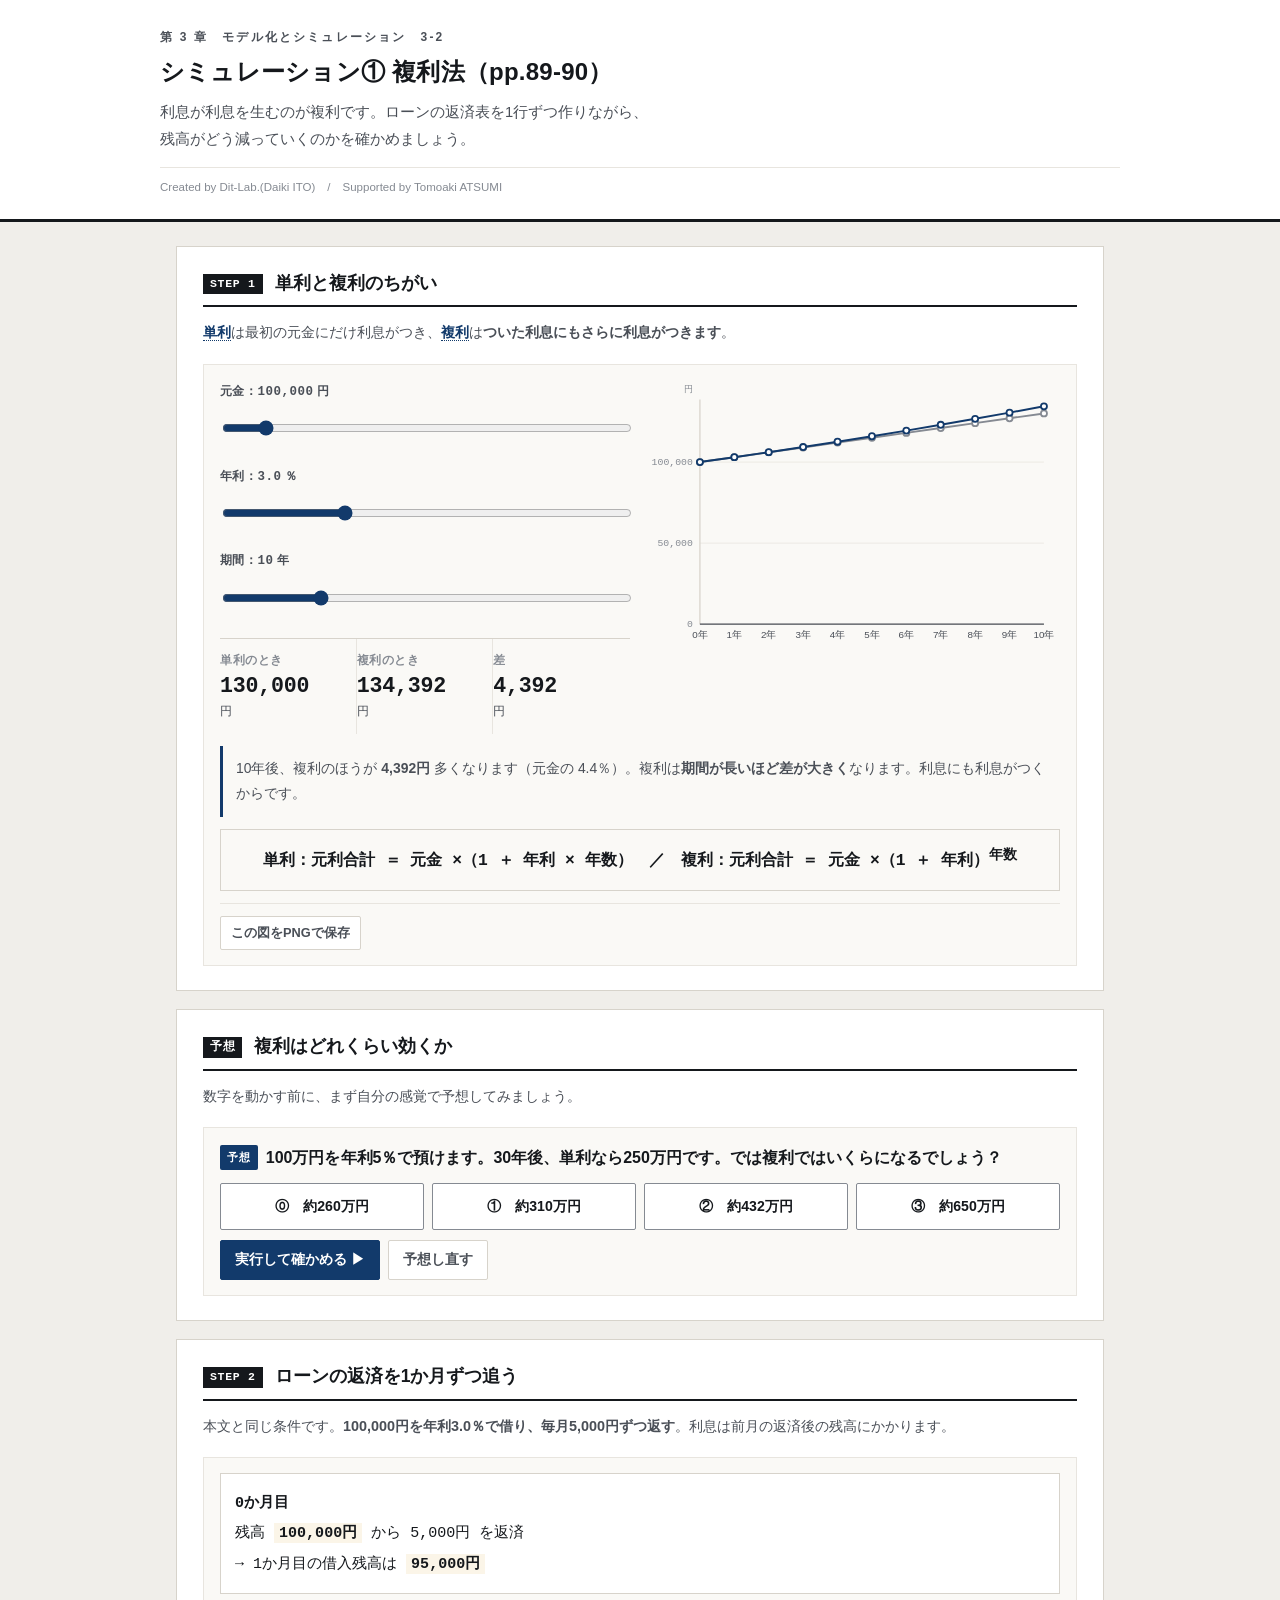
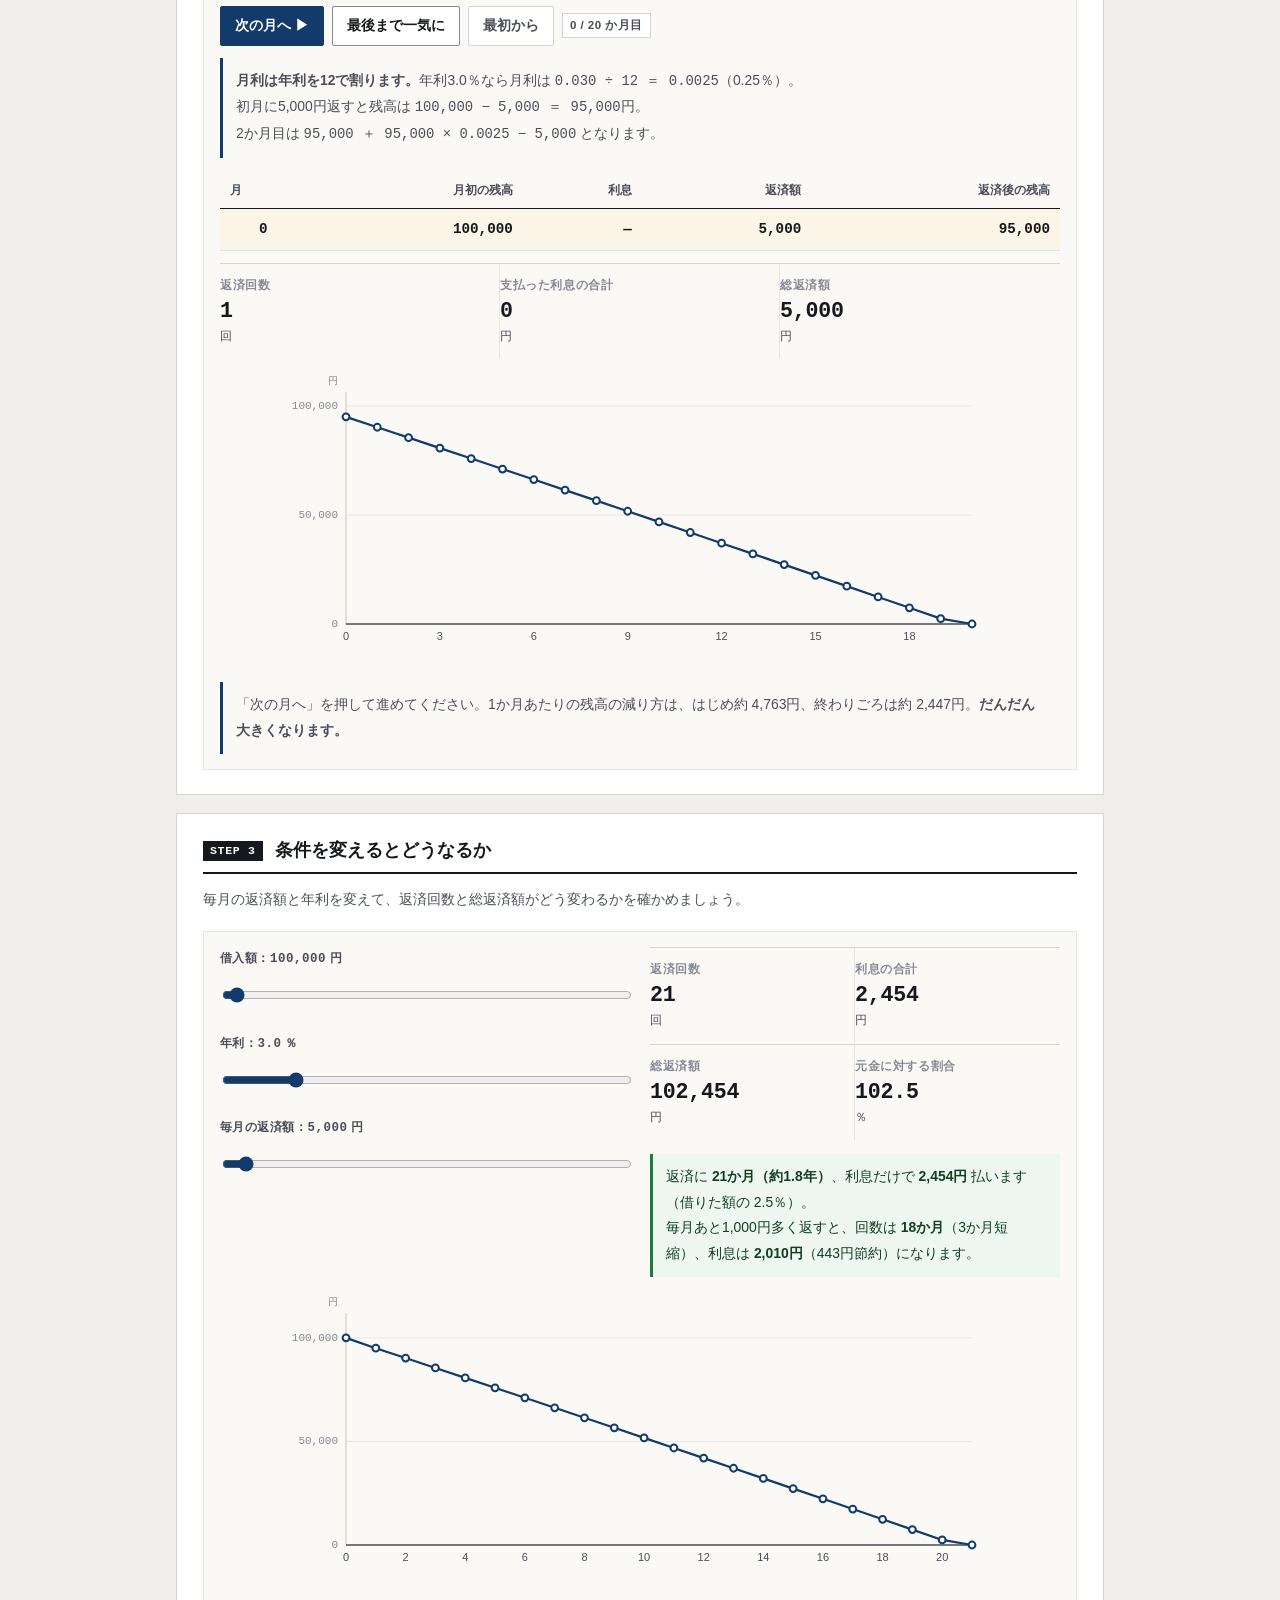
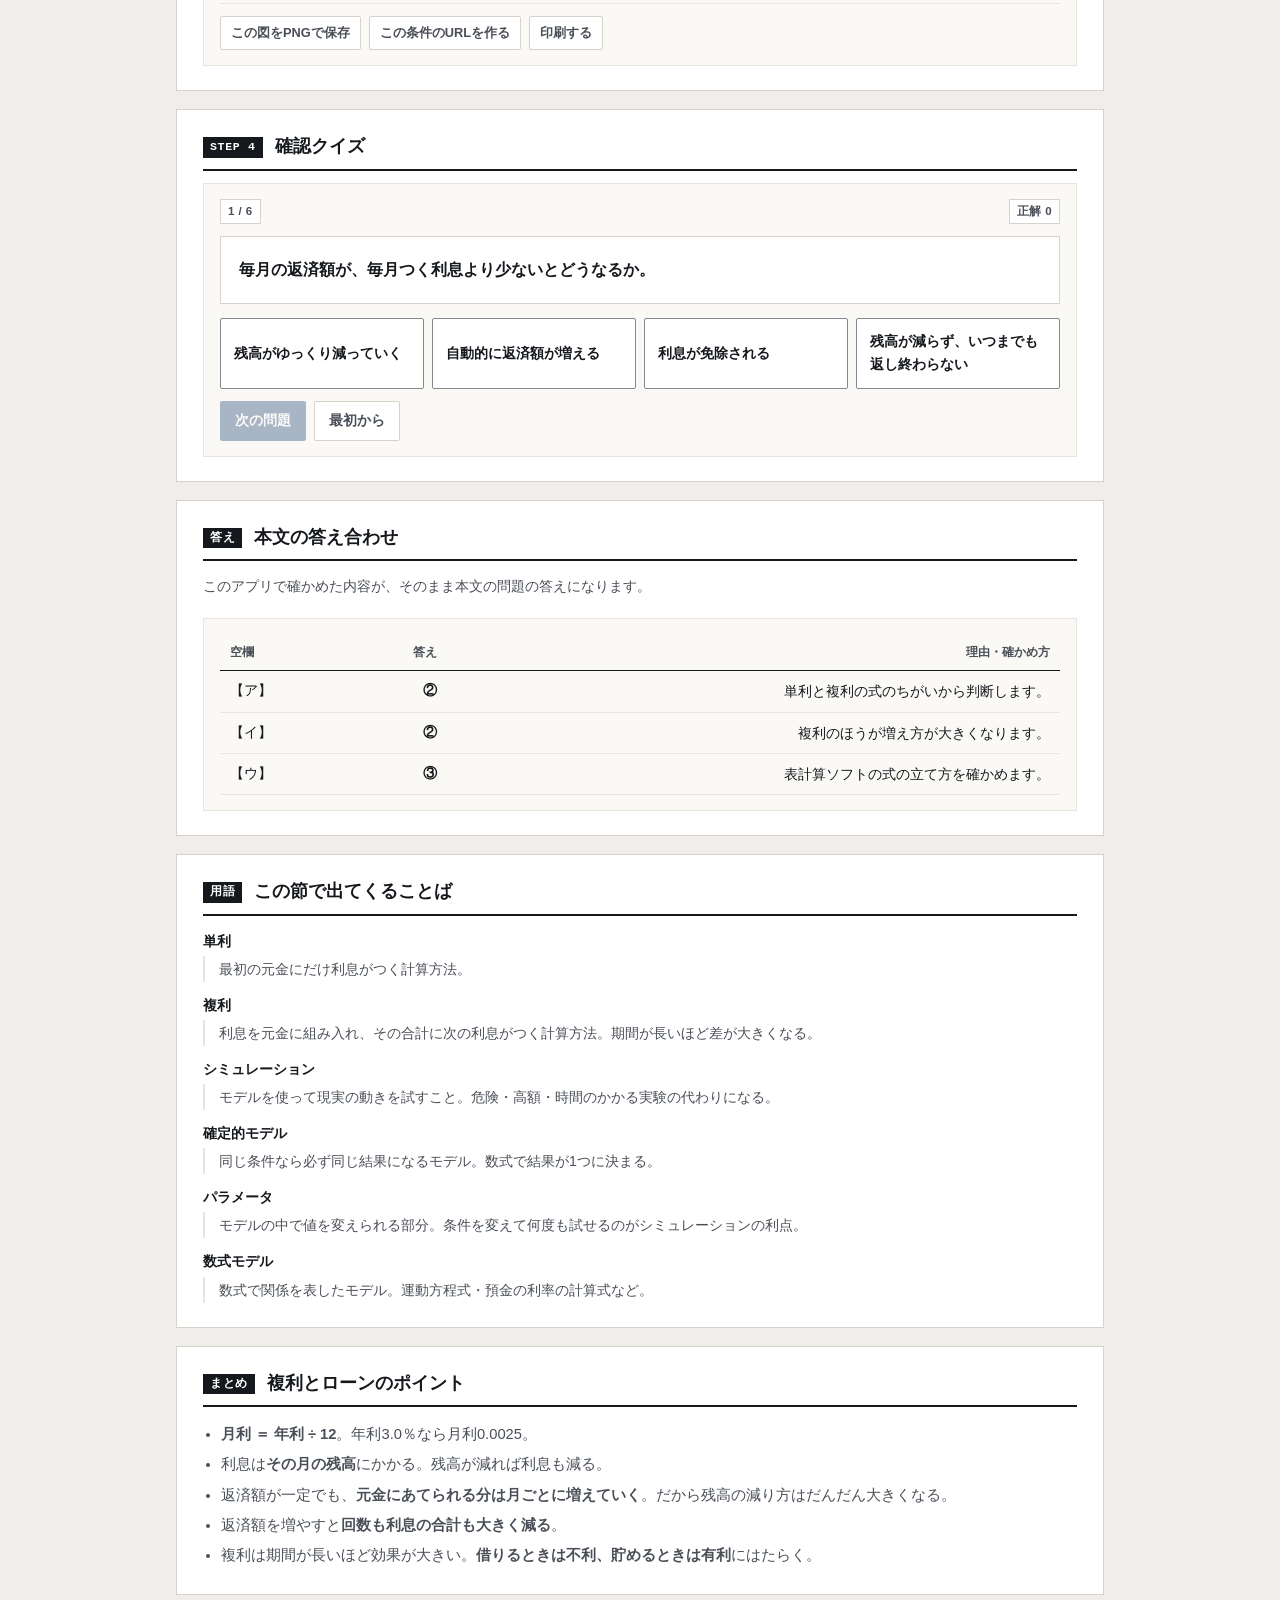
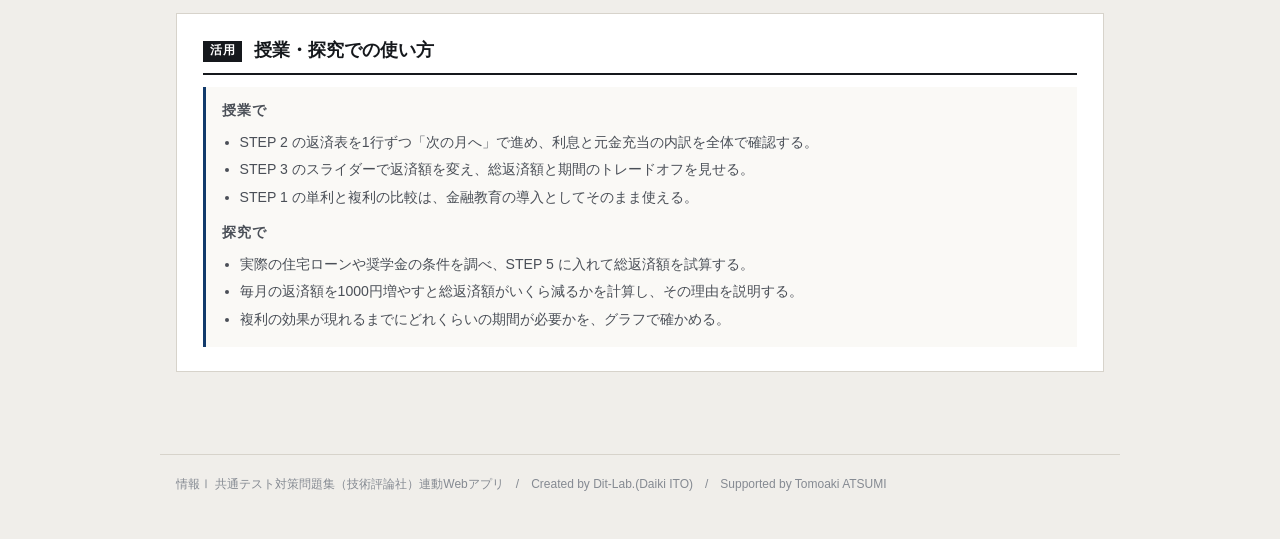
<file: index.html>
<!DOCTYPE html>
<html lang="ja">
<head>
<meta charset="UTF-8">
<meta name="viewport" content="width=device-width, initial-scale=1.0">
<title>シミュレーション① 複利法｜情報Ⅰ共通テスト対策問題集</title>
<meta name="description" content="利息が利息を生むのが複利です。ローンの返済表を1行ずつ作りながら、残高がどう減っていくのかを確かめましょう。">
<link rel="icon" href="data:image/svg+xml,%3Csvg xmlns=%22http://www.w3.org/2000/svg%22 viewBox=%220 0 32 32%22%3E%3Crect width=%2232%22 height=%2232%22 fill=%22%2315181c%22/%3E%3Ctext x=%2216%22 y=%2222%22 font-size=%2218%22 font-family=%22monospace%22 fill=%22%23fff%22 text-anchor=%22middle%22%3E01%3C/text%3E%3C/svg%3E">
<link rel="stylesheet" href="css/style.css?v=bdbb3cb0">
<link rel="stylesheet" href="css/app.css?v=cb897e58">
</head>
<body>

<header class="app-header">
  <div class="inner">
    <span class="eyebrow">第 3 章　モデル化とシミュレーション　3-2</span>
    <h1>シミュレーション① 複利法（pp.89-90）</h1>
    <p class="lead">利息が利息を生むのが複利です。ローンの返済表を1行ずつ作りながら、残高がどう減っていくのかを確かめましょう。</p>
    <p class="credit">Created by Dit-Lab.(Daiki ITO)　/　Supported by Tomoaki ATSUMI</p>
  </div>
</header>

<main class="wrap">
  <section class="step" id="step1">
    <h2><span class="no">STEP 1</span>単利と複利のちがい</h2>
    <p class="desc"><span class="term" data-t="単利">単利</span>は最初の元金にだけ利息がつき、<span class="term" data-t="複利">複利</span>は<strong>ついた利息にもさらに利息がつきます</strong>。</p>

    <div class="panel">
      <div class="grid c2">
        <div>
          <label class="fld" for="cap">元金：<span class="mono" id="capV">100,000</span> 円</label>
          <input type="range" id="cap" min="10000" max="1000000" step="10000" value="100000">
          <label class="fld" style="margin-top:10px" for="rate">年利：<span class="mono" id="rateV">3.0</span> ％</label>
          <input type="range" id="rate" min="0.1" max="10" step="0.1" value="3">
          <label class="fld" style="margin-top:10px" for="yrs">期間：<span class="mono" id="yrsV">10</span> 年</label>
          <input type="range" id="yrs" min="1" max="40" step="1" value="10">
          <div class="metrics" style="margin-top:14px">
            <div class="metric"><div class="k">単利のとき</div><div class="v" id="mSimple">—</div><div class="s">円</div></div>
            <div class="metric"><div class="k">複利のとき</div><div class="v" id="mComp">—</div><div class="s">円</div></div>
            <div class="metric"><div class="k">差</div><div class="v" id="mGap">—</div><div class="s">円</div></div>
          </div>
        </div>
        <div id="ciChart"></div>
      </div>
      <div class="note" id="ciNote" style="margin-top:12px"></div>
      <div class="eqbox" style="margin-top:12px">
        単利：元利合計 ＝ 元金 ×（1 ＋ 年利 × 年数）　／　複利：元利合計 ＝ 元金 ×（1 ＋ 年利）<sup>年数</sup>
      </div>
      <div class="toolbar" id="ciTools"></div>
    </div>
  </section>

  <section class="step">
    <h2><span class="no">予想</span>複利はどれくらい効くか</h2>
    <p class="desc">数字を動かす前に、まず自分の感覚で予想してみましょう。</p>
    <div class="panel"><div id="pdC"></div></div>
  </section>

  <section class="step" id="step2">
    <h2><span class="no">STEP 2</span>ローンの返済を1か月ずつ追う</h2>
    <p class="desc">本文と同じ条件です。<strong>100,000円を年利3.0％で借り、毎月5,000円ずつ返す</strong>。利息は前月の返済後の残高にかかります。</p>

    <div class="panel">
      <div class="stepbox" id="stepBox"></div>
      <div class="btn-row" style="margin-top:12px">
        <button class="btn primary" id="nextMonth">次の月へ ▶</button>
        <button class="btn" id="allMonths">最後まで一気に</button>
        <button class="btn ghost" id="resetLoan">最初から</button>
        <span class="badge" id="monthBadge"></span>
      </div>

      <div class="note info" style="margin-top:12px">
        <strong>月利は年利を12で割ります。</strong>年利3.0％なら月利は <span class="mono">0.030 ÷ 12 ＝ 0.0025</span>（0.25％）。<br>
        初月に5,000円返すと残高は <span class="mono">100,000 − 5,000 ＝ 95,000円</span>。<br>
        2か月目は <span class="mono">95,000 ＋ 95,000 × 0.0025 − 5,000</span> となります。
      </div>

      <div class="tbl-scroll" style="margin-top:14px;max-height:400px;overflow:auto">
        <table class="tbl" id="loanTable"></table>
      </div>
      <div class="metrics" style="margin-top:12px">
        <div class="metric"><div class="k">返済回数</div><div class="v" id="mCount">—</div><div class="s">回</div></div>
        <div class="metric"><div class="k">支払った利息の合計</div><div class="v" id="mInt">—</div><div class="s">円</div></div>
        <div class="metric"><div class="k">総返済額</div><div class="v" id="mTotal">—</div><div class="s">円</div></div>
      </div>
      <div id="loanChart" style="margin-top:12px"></div>
      <div class="note" id="loanNote" style="margin-top:12px"></div>
    </div>
  </section>

  <section class="step" id="step3">
    <h2><span class="no">STEP 3</span>条件を変えるとどうなるか</h2>
    <p class="desc">毎月の返済額と年利を変えて、返済回数と総返済額がどう変わるかを確かめましょう。</p>
    <div class="panel">
      <div class="grid c2">
        <div>
          <label class="fld" for="loanCap">借入額：<span class="mono" id="loanCapV">100,000</span> 円</label>
          <input type="range" id="loanCap" min="50000" max="3000000" step="10000" value="100000">
          <label class="fld" style="margin-top:10px" for="loanRate">年利：<span class="mono" id="loanRateV">3.0</span> ％</label>
          <input type="range" id="loanRate" min="0" max="18" step="0.1" value="3">
          <label class="fld" style="margin-top:10px" for="loanPay">毎月の返済額：<span class="mono" id="loanPayV">5,000</span> 円</label>
          <input type="range" id="loanPay" min="1000" max="100000" step="1000" value="5000">
        </div>
        <div>
          <div class="metrics">
            <div class="metric"><div class="k">返済回数</div><div class="v" id="sCount">—</div><div class="s">回</div></div>
            <div class="metric"><div class="k">利息の合計</div><div class="v" id="sInt">—</div><div class="s">円</div></div>
          </div>
          <div class="metrics" style="margin-top:2px">
            <div class="metric"><div class="k">総返済額</div><div class="v" id="sTotal">—</div><div class="s">円</div></div>
            <div class="metric"><div class="k">元金に対する割合</div><div class="v" id="sRatio">—</div><div class="s">％</div></div>
          </div>
          <div class="note" id="simNote" style="margin-top:14px"></div>
        </div>
      </div>
      <div id="simChart" style="margin-top:14px"></div>
      <div class="toolbar" id="simTools"></div>
    </div>
  </section>

  <section class="step" id="step4">
    <h2><span class="no">STEP 4</span>確認クイズ</h2>
    <div class="panel">
      <div class="qhead">
        <span class="badge" id="qProgress">1 / 1</span>
        <span class="badge">正解 <span class="score" id="qScore">0</span></span>
      </div>
      <div class="card-q"><div class="q-scene" id="qText"></div></div>
      <div class="choice4" id="qChoices"></div>
      <div class="note" id="qFb" hidden style="margin-top:12px"></div>
      <div class="btn-row" style="margin-top:12px">
        <button class="btn primary" id="qNext" disabled>次の問題</button>
        <button class="btn ghost" id="qReset">最初から</button>
      </div>
    </div>
  </section>

  <section class="step" id="ansBox">
    <h2><span class="no">答え</span>本文の答え合わせ</h2>
    <p class="desc">このアプリで確かめた内容が、そのまま本文の問題の答えになります。</p>
    <div class="panel">
      <div class="tbl-scroll"><table class="tbl"><thead><tr><th>空欄</th><th>答え</th><th>理由・確かめ方</th></tr></thead><tbody><tr><td class="mono">【ア】</td><td class="mono"><strong>②</strong></td><td>単利と複利の式のちがいから判断します。</td></tr><tr><td class="mono">【イ】</td><td class="mono"><strong>②</strong></td><td>複利のほうが増え方が大きくなります。</td></tr><tr><td class="mono">【ウ】</td><td class="mono"><strong>③</strong></td><td>表計算ソフトの式の立て方を確かめます。</td></tr></tbody></table></div>
    </div>
  </section>

  <section class="step" id="glossary">
    <h2><span class="no">用語</span>この節で出てくることば</h2>
    <div id="glossBox"></div>
  </section>

  <section class="step">
    <h2><span class="no">まとめ</span>複利とローンのポイント</h2>
    <ul style="margin:0;padding-left:1.2em;color:var(--ink-2);font-size:.92rem;line-height:2.05">
      <li><strong>月利 ＝ 年利 ÷ 12</strong>。年利3.0％なら月利0.0025。</li>
      <li>利息は<strong>その月の残高</strong>にかかる。残高が減れば利息も減る。</li>
      <li>返済額が一定でも、<strong>元金にあてられる分は月ごとに増えていく</strong>。だから残高の減り方はだんだん大きくなる。</li>
      <li>返済額を増やすと<strong>回数も利息の合計も大きく減る</strong>。</li>
      <li>複利は期間が長いほど効果が大きい。<strong>借りるときは不利、貯めるときは有利</strong>にはたらく。</li>
    </ul>
  </section>

  <section class="step">
    <h2><span class="no">活用</span>授業・探究での使い方</h2>
    <div class="use-note">
      <h3>授業で</h3>
      <ul>
        <li>STEP 2 の返済表を1行ずつ「次の月へ」で進め、利息と元金充当の内訳を全体で確認する。</li>
        <li>STEP 3 のスライダーで返済額を変え、総返済額と期間のトレードオフを見せる。</li>
        <li>STEP 1 の単利と複利の比較は、金融教育の導入としてそのまま使える。</li>
      </ul>
      <h3 style="margin-top:12px">探究で</h3>
      <ul>
        <li>実際の住宅ローンや奨学金の条件を調べ、STEP 5 に入れて総返済額を試算する。</li>
        <li>毎月の返済額を1000円増やすと総返済額がいくら減るかを計算し、その理由を説明する。</li>
        <li>複利の効果が現れるまでにどれくらいの期間が必要かを、グラフで確かめる。</li>
      </ul>
    </div>
  </section>

</main>

<footer class="app-footer">
  情報Ⅰ 共通テスト対策問題集（技術評論社）連動Webアプリ　/　Created by Dit-Lab.(Daiki ITO)　/　Supported by Tomoaki ATSUMI
</footer>

<script src="js/tools.js?v=c07db610"></script>
<script src="js/chart.js?v=fb6e3be1"></script>
<script src="js/terms.js?v=eed9ff1d"></script>
<script src="js/predict.js?v=1b9c8bf0"></script>
<script src="js/app.js?v=9fd58851"></script>
</body>
</html>
</file>
<file: css/style.css>
/* =========================================================
   情報Ⅰ 共通テスト対策問題集 — Web アプリ共通スタイル
   紙面（参考書）に寄せた設計。装飾色は使わず、色は意味を持つときだけ。
   ========================================================= */

:root{
  --paper:#ffffff;
  --paper-2:#faf9f6;      /* うすい紙 */
  --bg:#f0eeea;           /* 台紙 */
  --ink:#15181c;
  --ink-2:#4a4f57;
  --ink-3:#858a92;
  --rule:#d7d3cb;         /* 罫線 */
  --rule-2:#e8e5df;
  --accent:#123a6b;       /* 濃紺。主要操作と現在地だけに使う */
  --accent-w:#e9eef6;
  --zero:#c0392b;         /* 左＝0 */
  --one:#1d4ed8;          /* 右＝1 */
  --ok:#1f7a3d;   --ok-bg:#eef6f0;
  --ng:#b3261e;   --ng-bg:#fbefee;
  --warn:#8a5a00; --warn-bg:#fbf5e8;
  --font:"Hiragino Kaku Gothic ProN","Hiragino Sans","Yu Gothic Medium","Yu Gothic",
         "Noto Sans JP",Meiryo,-apple-system,BlinkMacSystemFont,sans-serif;
  --mono:"SFMono-Regular",Menlo,Consolas,"Courier New",monospace;
}

*{box-sizing:border-box}
[hidden]{display:none !important}
html{-webkit-text-size-adjust:100%}
body{
  margin:0; background:var(--bg); color:var(--ink);
  font-family:var(--font); font-size:16px; line-height:1.85;
  font-feature-settings:"palt" 1;
}
h1,h2,h3,h4{line-height:1.45; margin:0; font-weight:700}
p{margin:0 0 .75em} p:last-child{margin-bottom:0}
a{color:var(--accent)}

/* ---------- 標題 ---------- */
.app-header{background:var(--paper); border-bottom:3px solid var(--ink); padding:26px 20px 20px}
.app-header .inner{max-width:960px; margin:0 auto}
.app-header .eyebrow{
  font-size:.75rem; font-weight:700; color:var(--ink-2); letter-spacing:.18em;
  display:block; margin-bottom:7px;
}
.app-header h1{font-size:1.5rem; letter-spacing:.01em}
.app-header .lead{font-size:.92rem; color:var(--ink-2); margin-top:9px; max-width:60ch}
.app-header .credit{
  font-size:.72rem; color:var(--ink-3); margin-top:14px;
  padding-top:9px; border-top:1px solid var(--rule-2);
}

/* ---------- 版面 ---------- */
.wrap{max-width:960px; margin:0 auto; padding:24px 16px 64px}
.step{background:var(--paper); border:1px solid var(--rule); padding:24px 26px; margin-bottom:18px}
.step > h2{
  display:flex; align-items:baseline; gap:12px; font-size:1.1rem;
  padding-bottom:9px; border-bottom:2px solid var(--ink); margin-bottom:12px;
}
.step > h2 .no{
  flex:none; font-family:var(--mono); font-size:.72rem; font-weight:700;
  background:var(--ink); color:var(--paper); padding:2px 7px; letter-spacing:.06em;
  position:relative; top:-2px;
}
.step > .desc{color:var(--ink-2); font-size:.9rem; margin-bottom:18px}
.step[hidden]{display:none}

.grid{display:grid; gap:20px}
.grid > *{min-width:0}          /* 子の中身で列が広がるのを防ぐ */
@media(min-width:800px){ .grid.c2{grid-template-columns:1fr 1fr} }
@media(min-width:800px){ .grid.c21{grid-template-columns:1.45fr 1fr} }

.panel{border:1px solid var(--rule-2); background:var(--paper-2); padding:15px 16px; min-width:0}
.panel > h3{
  font-size:.8rem; font-weight:700; color:var(--ink-2); letter-spacing:.08em;
  margin-bottom:12px; padding-bottom:6px; border-bottom:1px solid var(--rule);
}

/* ---------- 部品 ---------- */
.btn{
  appearance:none; border:1px solid var(--ink-3); background:var(--paper); color:var(--ink);
  font-family:inherit; font-size:.88rem; font-weight:700; padding:8px 14px;
  border-radius:2px; cursor:pointer; min-height:40px; line-height:1.4;
  transition:background .12s, border-color .12s, color .12s;
}
.btn:hover:not(:disabled){background:var(--accent-w); border-color:var(--accent); color:var(--accent)}
.btn:disabled{opacity:.35; cursor:not-allowed}
.btn.primary{background:var(--accent); color:var(--paper); border-color:var(--accent)}
.btn.primary:hover:not(:disabled){background:#0d2c53; color:var(--paper)}
.btn.ghost{border-color:var(--rule); color:var(--ink-2)}
.btn.sm{font-size:.8rem; padding:5px 10px; min-height:34px}
.btn-row{display:flex; flex-wrap:wrap; gap:8px; align-items:center}

/* タブ（見出し下線式） */
.seg{display:flex; gap:0; border-bottom:1px solid var(--rule)}
.seg button{
  appearance:none; border:0; background:transparent; font-family:inherit; font-size:.88rem;
  font-weight:700; color:var(--ink-3); padding:9px 4px; margin-right:26px; cursor:pointer;
  border-bottom:3px solid transparent; margin-bottom:-1px; min-height:40px;
}
.seg button:hover{color:var(--ink-2)}
.seg button[aria-pressed="true"]{color:var(--ink); border-bottom-color:var(--accent)}

label.fld{display:block; font-size:.78rem; font-weight:700; color:var(--ink-2); margin-bottom:5px; letter-spacing:.04em}
input[type=text], textarea, input[type=number]{
  width:100%; font-family:inherit; font-size:1rem; color:var(--ink);
  border:1px solid var(--ink-3); border-radius:2px; padding:9px 11px;
  background:var(--paper); min-height:42px;
}
input:focus, textarea:focus{outline:2px solid var(--accent); outline-offset:-1px; border-color:var(--accent)}
.btn:focus-visible, .seg button:focus-visible, .node-card:focus-visible{outline:2px solid var(--accent); outline-offset:2px}
textarea{resize:vertical; line-height:1.7}
.mono{font-family:var(--mono)}

table.tbl{width:100%; border-collapse:collapse; font-size:.89rem}
table.tbl th, table.tbl td{border-bottom:1px solid var(--rule-2); padding:7px 10px; text-align:right}
table.tbl th:first-child, table.tbl td:first-child{text-align:left}
table.tbl thead th{border-bottom:1.5px solid var(--ink); font-size:.76rem; color:var(--ink-2); font-weight:700; white-space:nowrap}
.tbl-scroll{overflow-x:auto; -webkit-overflow-scrolling:touch; max-width:100%}

.note{padding:10px 13px; font-size:.87rem; border-left:3px solid var(--ink-3); background:var(--paper-2); overflow-wrap:break-word; word-break:break-word}
.note.ok{background:var(--ok-bg); border-left-color:var(--ok); color:#123f22}
.note.ng{background:var(--ng-bg); border-left-color:var(--ng); color:#6d1a15}
.note.info{background:var(--paper-2); border-left-color:var(--accent); color:var(--ink-2)}
.note.warn{background:var(--warn-bg); border-left-color:var(--warn); color:#5c3d00}
.note[hidden]{display:none}

.badge{
  display:inline-block; font-size:.72rem; font-weight:700; padding:1px 7px;
  border:1px solid var(--rule); color:var(--ink-2); background:var(--paper); letter-spacing:.04em;
}

/* 数値は罫線で仕切るだけ。カードにしない */
.metrics{display:flex; flex-wrap:wrap; gap:0; border-top:1px solid var(--rule)}
.metric{flex:1 1 130px; padding:11px 14px 11px 0; border-right:1px solid var(--rule-2)}
.metric:last-child{border-right:0}
.metric .k{font-size:.74rem; color:var(--ink-3); font-weight:700; letter-spacing:.05em}
.metric .v{font-size:1.6rem; font-weight:700; line-height:1.3; font-family:var(--mono); letter-spacing:-.01em}
.metric .s{font-size:.76rem; color:var(--ink-2)}

.bit0{color:var(--zero); font-weight:700}
.bit1{color:var(--one); font-weight:700}

.app-footer{
  max-width:960px; margin:0 auto; padding:18px 16px 44px; color:var(--ink-3);
  font-size:.75rem; border-top:1px solid var(--rule);
}
.sr-only{position:absolute;width:1px;height:1px;overflow:hidden;clip:rect(0 0 0 0);white-space:nowrap}

@media(max-width:640px){
  body{font-size:15px}
  .app-header{padding:20px 16px 16px}
  .app-header h1{font-size:1.16rem}
  .wrap{padding:16px 12px 52px}
  .step{padding:18px 15px}
  .seg button{margin-right:18px; font-size:.84rem}
  .metric{flex-basis:50%; border-right:0}
}
@media (prefers-reduced-motion:reduce){ *{animation:none!important; transition:none!important} }

/* ---------- 自分のデータ・共有・印刷 ---------- */
.toolbar{display:flex; flex-wrap:wrap; gap:8px; align-items:center; margin-top:12px;
  padding-top:12px; border-top:1px solid var(--rule-2)}
.toolbar .hint{font-size:.78rem; color:var(--ink-3)}
.paste-area{width:100%; min-height:110px; font-family:var(--mono); font-size:.86rem}
.use-note{background:var(--paper-2); border-left:3px solid var(--accent); padding:14px 16px; font-size:.88rem}
.use-note h3{font-size:.86rem; letter-spacing:.06em; margin-bottom:8px; color:var(--ink-2)}
.use-note ol, .use-note ul{margin:0; padding-left:1.25em; line-height:1.95; color:var(--ink-2)}

@media print{
  body{background:#fff}
  .app-header{border-bottom:2px solid #000}
  .step{border:1px solid #bbb; break-inside:avoid; page-break-inside:avoid; margin-bottom:12px}
  .btn, .seg, .toolbar, input[type=range]{display:none !important}
  .note{border-left-width:2px}
  a[href]:after{content:""}
}

/* ---------- 入力グリッド ---------- */
.dg-scroll{overflow:auto; -webkit-overflow-scrolling:touch; border:1px solid var(--rule); background:var(--paper); max-height:420px}
table.dg{border-collapse:collapse; font-family:var(--mono); font-size:.9rem; min-width:100%}
table.dg th, table.dg td{border:1px solid var(--rule-2); padding:0}
table.dg thead th{background:var(--paper-2); position:sticky; top:0; z-index:2}
table.dg .dg-n{background:var(--paper-2); color:var(--ink-3); font-size:.76rem; font-weight:400;
  text-align:center; min-width:34px; padding:0 4px; position:sticky; left:0; z-index:1}
table.dg .dg-corner{background:var(--paper-2); min-width:34px; position:sticky; left:0; z-index:3}
table.dg .dg-act{background:var(--paper-2); width:34px}
.dg-h, .dg-c{width:100%; min-width:96px; border:0; background:transparent; font-family:inherit;
  font-size:.9rem; padding:8px 9px; color:var(--ink); min-height:38px}
.dg-h{font-weight:700; font-family:var(--font); font-size:.82rem; color:var(--ink-2)}
.dg-c.num{text-align:right}
.dg-c:focus, .dg-h:focus{outline:2px solid var(--accent); outline-offset:-2px; background:var(--accent-w)}
.dg-del{border:0; background:transparent; color:var(--ink-3); cursor:pointer; width:32px; height:34px; font-size:1rem}
.dg-del:hover{color:var(--ng)}
.dg-tools{display:flex; flex-wrap:wrap; gap:8px; align-items:center; margin-top:10px}
.dg-hint{font-size:.76rem; color:var(--ink-3)}

/* ---------- ファイル読み込み ---------- */
.filebox{display:flex; flex-wrap:wrap; gap:10px; align-items:center; padding:12px;
  border:1px dashed var(--rule); background:var(--paper-2)}
.filebox input[type=file]{font-size:.85rem; font-family:inherit; max-width:100%}
.filebox .sel{max-width:220px}
.filelabel{display:inline-flex; align-items:center; gap:6px; font-size:.85rem; font-weight:700;
  border:1px solid var(--ink-3); background:var(--paper); padding:8px 14px; border-radius:2px; cursor:pointer; min-height:40px}
.filelabel:hover{border-color:var(--accent); color:var(--accent); background:var(--accent-w)}
.filelabel input{display:none}

/* ---------- 用語解説 ---------- */
.term{position:relative; border-bottom:1.5px dotted var(--accent); cursor:help; color:var(--accent); font-weight:700}
.term .term-pop{display:none; position:absolute; left:0; top:1.7em; z-index:50; width:min(300px,78vw);
  background:var(--paper); border:1px solid var(--ink-3); box-shadow:0 6px 20px rgba(0,0,0,.14);
  padding:10px 12px; font-size:.82rem; font-weight:400; color:var(--ink-2); line-height:1.75;
  border-left:3px solid var(--accent); cursor:auto; text-align:left}
.term .term-pop b{display:block; color:var(--ink); font-size:.86rem; margin-bottom:3px}
.term.open .term-pop{display:block}
dl.gloss{margin:0; font-size:.88rem}
dl.gloss dt{font-weight:700; color:var(--ink); margin-top:10px}
dl.gloss dt:first-child{margin-top:0}
dl.gloss dd{margin:2px 0 0; color:var(--ink-2); line-height:1.85; padding-left:1em; border-left:2px solid var(--rule-2)}
@media print{ .term{border-bottom:0; color:inherit} .term .term-pop{display:none !important} }

/* ---------- スマホ・タブレット ---------- */
@media (max-width:1024px){
  /* iOS で入力時に画面が勝手に拡大するのを防ぐ（16px 未満だとズームする） */
  input[type=text], input[type=number], textarea, select, .dg-c, .dg-h{ font-size:16px }
  .dg-c, .dg-h{ min-width:110px }
}
@media (max-width:820px){
  .grid.c2,.grid.c21{grid-template-columns:1fr}
  .dg-scroll{max-height:340px}
  .filebox{flex-direction:column; align-items:stretch}
  .filebox .sel{max-width:100%}
  .term .term-pop{left:auto; right:0; width:min(280px,86vw)}
}
@media (max-width:480px){
  .step > h2{font-size:1rem; flex-wrap:wrap}
  .metrics{gap:0}
  .metric{flex-basis:50%; padding-right:10px}
  .metric .v{font-size:1.3rem}
  .btn{padding:8px 12px}
  .dg-tools{gap:6px}
  .dg-hint{width:100%}
}
/* タッチ操作でのスクロールを滑らかに */
.tbl-scroll, .dg-scroll, .tree-box{ -webkit-overflow-scrolling:touch; overscroll-behavior-x:contain }

/* 幅指定つきの入力欄がスマートフォンではみ出さないようにする */
input[type=text], input[type=number], input[type=search], textarea, select{ max-width:100% }
.btn-row > label{ min-width:0; max-width:100% }
.btn-row > label input, .btn-row > label select{ max-width:100% }

/* 共通：○×判定・並べかえ（quiz.js 用） */
.abcde{border:1px solid var(--rule); border-radius:3px; overflow:hidden}
.abcde > div{border-top:1px solid var(--rule); padding:10px 12px}
.abcde > div:first-child{border-top:0}
.abcde .st{display:flex; gap:10px; align-items:flex-start; flex-wrap:wrap}
.abcde .st .k{font-weight:700; font-family:var(--mono); min-width:1.4em}
.abcde .st .t{flex:1; min-width:12em}
.abcde .jb{display:flex; gap:6px}
.abcde .jb .btn{min-width:3.4em; padding:6px 10px; text-align:center}
.prep{display:grid; grid-template-columns:repeat(auto-fit,minmax(150px,1fr)); gap:10px; margin-top:10px}
.prep .slot{border:1px dashed var(--ink-3); border-radius:3px; padding:10px; min-height:92px; background:var(--paper)}
.prep .slot.filled{border-style:solid}
.prep .slot .tag{font:700 .74rem/1.4 var(--mono); color:var(--accent); display:block; margin-bottom:6px}
.prep .slot .txt{font-size:.86rem; line-height:1.7}
.cards{display:flex; flex-wrap:wrap; gap:8px; margin-top:10px}
.cards .c{border:1px solid var(--ink-3); border-radius:3px; padding:9px 12px; background:var(--paper);
  cursor:pointer; font-size:.88rem; max-width:100%; text-align:left; font-family:inherit; color:var(--ink)}
.cards .c:hover{background:var(--warn-bg)}
.cards .c.used{opacity:.35; pointer-events:none}

/* --- 予想してから実行 --- */
.pmark{display:inline-block; background:var(--accent); color:#fff; font-size:.7rem; font-weight:700;
  letter-spacing:.08em; padding:2px 7px; border-radius:2px; margin-right:8px; vertical-align:2px}
input.pin{font-size:1.05rem; padding:7px 10px; border:1px solid var(--rule); border-radius:3px;
  width:9em; max-width:100%; background:#fff}
.btn-row .unit{color:var(--muted); font-size:.9rem}
.choice4 .btn.on{border-color:var(--accent); box-shadow:inset 0 0 0 1px var(--accent); font-weight:700}
/* 設問文の見出し（flex ではなく通常の段落。.qhead は左右振り分け用なので用途が別） */
.pq{margin:0 0 10px; font-weight:700; line-height:1.85}

/* --- 自分のテーマでやってみる（ワークシート） --- */
.wsheet{display:grid; gap:14px}
@media(min-width:760px){ .wsheet{grid-template-columns:1fr 1fr} }
.wsf{display:block}
.wsf .wsl{display:block; font-weight:700; font-size:.9rem; margin-bottom:3px}
.wsf .wsh{display:block; font-size:.78rem; color:var(--muted); margin-bottom:5px; line-height:1.6}
.wsf textarea{width:100%; max-width:100%; font:inherit; font-size:.92rem; line-height:1.75;
  padding:8px 10px; border:1px solid var(--rule); border-radius:3px; background:#fff; resize:vertical}
.wsf textarea:focus{outline:2px solid var(--accent); outline-offset:-2px}
.wsout{margin-top:14px; border:1px solid var(--ink-3); border-radius:3px; background:#fff; padding:16px 18px}
.wsout h4{margin:0 0 10px; font-size:1rem}
.wsout dl{margin:0}
.wsout dt{font-weight:700; font-size:.84rem; color:var(--accent); margin-top:10px}
.wsout dd{margin:2px 0 0; font-size:.92rem; line-height:1.85; white-space:pre-wrap}
.wsout .wsmsg{margin:10px 0 0; font-size:.86rem; color:var(--muted)}
@media print{
  .app-header, .btn-row, .step:not(.wsprint){ display:none !important }
  .wsout{border:none; padding:0}
}
</file>
<file: css/app.css>
.qhead{display:flex; justify-content:space-between; align-items:center; margin-bottom:12px}
.card-q{border:1px solid var(--rule); background:var(--paper); padding:18px; margin-bottom:14px}
.q-scene{font-size:1rem; font-weight:700; line-height:1.9}
.choice4{display:grid; gap:8px; grid-template-columns:repeat(auto-fit,minmax(160px,1fr))}
.choice4 .btn{text-align:left; line-height:1.65; padding:11px 13px}
.choice4 .btn.correct{background:var(--ok-bg); border-color:var(--ok); color:var(--ok)}
.choice4 .btn.wrong{background:var(--ng-bg); border-color:var(--ng); color:var(--ng)}
.choice4.locked{pointer-events:none}
.sel{width:100%; font-family:inherit; font-size:.95rem; padding:9px 11px; min-height:42px;
  border:1px solid var(--ink-3); border-radius:2px; background:var(--paper); color:var(--ink)}
input[type=range]{width:100%; accent-color:var(--accent); height:34px}
.why{font-size:.85rem; color:var(--ink-2); line-height:1.85}
.eqbox{font-family:var(--mono); font-size:1.02rem; font-weight:700; text-align:center; padding:14px;
  border:1px solid var(--rule); background:var(--paper-2); line-height:1.8}
.blankin{border:1.5px solid var(--accent); background:#fff; padding:6px 8px; text-align:center;
  font-family:var(--mono); min-height:38px; font-size:.95rem; max-width:120px}
.blankin.ok{border-color:var(--ok); background:var(--ok-bg)}
.blankin.ng{border-color:var(--ng); background:var(--ng-bg)}
table.tbl td .blankin{width:100%; max-width:none}
#loanTable td{font-family:var(--mono); text-align:right}
#loanTable td:first-child{text-align:center}
#loanTable tr.now td{background:var(--warn-bg); font-weight:700}
#loanTable tbody{max-height:none}
.stepbox{border:1px solid var(--rule); background:var(--paper); padding:14px; font-family:var(--mono); font-size:.94rem; line-height:2}
.stepbox .hl{background:var(--warn-bg); padding:1px 5px; font-weight:700}
.metric .v{font-size:1.35rem}
</file>
